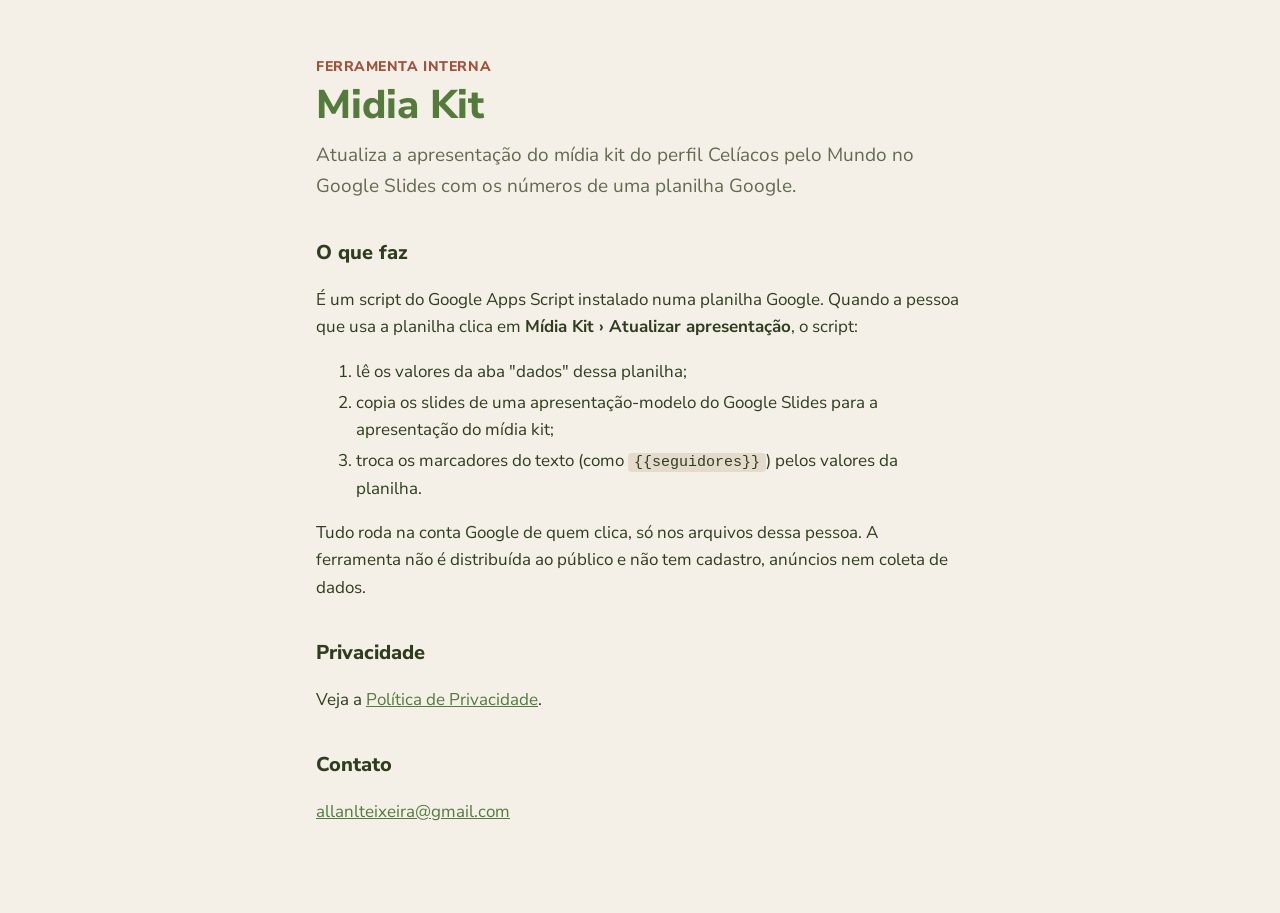
<file: index.html>
<!doctype html>
<html lang="pt-BR">
<head>
<meta charset="utf-8">
<meta name="viewport" content="width=device-width, initial-scale=1">
<title>Midia Kit · atualização de números</title>
<meta name="description" content="Ferramenta interna que atualiza a apresentação do mídia kit com os números de uma planilha Google.">
<link rel="preconnect" href="https://fonts.googleapis.com">
<link rel="preconnect" href="https://fonts.gstatic.com" crossorigin>
<link href="https://fonts.googleapis.com/css2?family=Nunito+Sans:wght@400;700;800&display=swap" rel="stylesheet">
<link rel="stylesheet" href="estilo.css">
</head>
<body>
<main>
  <p class="kicker">Ferramenta interna</p>
  <h1>Midia Kit</h1>
  <p class="lead">Atualiza a apresentação do mídia kit do perfil Celíacos pelo Mundo no Google Slides com os números de uma planilha Google.</p>

  <h2>O que faz</h2>
  <p>É um script do Google Apps Script instalado numa planilha Google. Quando a pessoa que usa a planilha clica em <strong>Mídia Kit › Atualizar apresentação</strong>, o script:</p>
  <ol>
    <li>lê os valores da aba "dados" dessa planilha;</li>
    <li>copia os slides de uma apresentação-modelo do Google Slides para a apresentação do mídia kit;</li>
    <li>troca os marcadores do texto (como <code>{{seguidores}}</code>) pelos valores da planilha.</li>
  </ol>
  <p>Tudo roda na conta Google de quem clica, só nos arquivos dessa pessoa. A ferramenta não é distribuída ao público e não tem cadastro, anúncios nem coleta de dados.</p>

  <h2>Privacidade</h2>
  <p>Veja a <a href="privacidade.html">Política de Privacidade</a>.</p>

  <h2>Contato</h2>
  <p><a href="mailto:allanlteixeira@gmail.com">allanlteixeira@gmail.com</a></p>
</main>
</body>
</html>
</file>
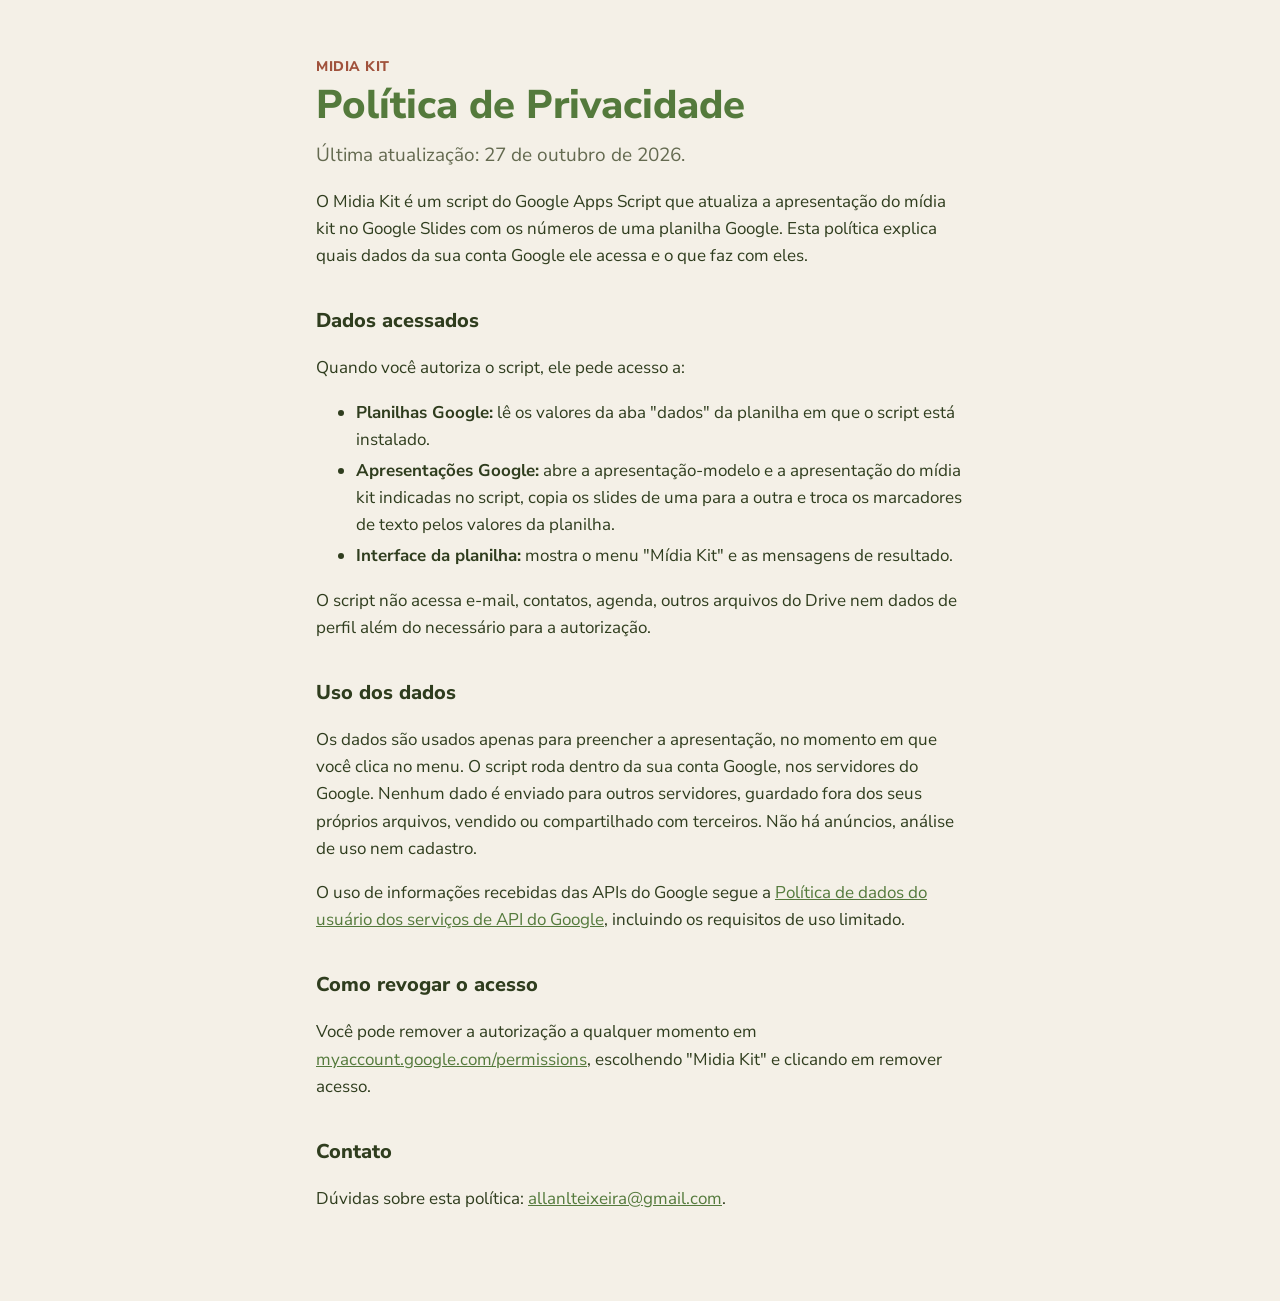
<file: privacidade.html>
<!doctype html>
<html lang="pt-BR">
<head>
<meta charset="utf-8">
<meta name="viewport" content="width=device-width, initial-scale=1">
<title>Midia Kit · Política de Privacidade</title>
<meta name="description" content="Política de Privacidade da ferramenta Midia Kit.">
<link rel="preconnect" href="https://fonts.googleapis.com">
<link rel="preconnect" href="https://fonts.gstatic.com" crossorigin>
<link href="https://fonts.googleapis.com/css2?family=Nunito+Sans:wght@400;700;800&display=swap" rel="stylesheet">
<link rel="stylesheet" href="estilo.css">
</head>
<body>
<main>
  <p class="kicker"><a href="./">Midia Kit</a></p>
  <h1>Política de Privacidade</h1>
  <p class="lead">Última atualização: 27 de outubro de 2026.</p>

  <p>O Midia Kit é um script do Google Apps Script que atualiza a apresentação do mídia kit no Google Slides com os números de uma planilha Google. Esta política explica quais dados da sua conta Google ele acessa e o que faz com eles.</p>

  <h2>Dados acessados</h2>
  <p>Quando você autoriza o script, ele pede acesso a:</p>
  <ul>
    <li><strong>Planilhas Google:</strong> lê os valores da aba "dados" da planilha em que o script está instalado.</li>
    <li><strong>Apresentações Google:</strong> abre a apresentação-modelo e a apresentação do mídia kit indicadas no script, copia os slides de uma para a outra e troca os marcadores de texto pelos valores da planilha.</li>
    <li><strong>Interface da planilha:</strong> mostra o menu "Mídia Kit" e as mensagens de resultado.</li>
  </ul>
  <p>O script não acessa e-mail, contatos, agenda, outros arquivos do Drive nem dados de perfil além do necessário para a autorização.</p>

  <h2>Uso dos dados</h2>
  <p>Os dados são usados apenas para preencher a apresentação, no momento em que você clica no menu. O script roda dentro da sua conta Google, nos servidores do Google. Nenhum dado é enviado para outros servidores, guardado fora dos seus próprios arquivos, vendido ou compartilhado com terceiros. Não há anúncios, análise de uso nem cadastro.</p>
  <p>O uso de informações recebidas das APIs do Google segue a <a href="https://developers.google.com/terms/api-services-user-data-policy">Política de dados do usuário dos serviços de API do Google</a>, incluindo os requisitos de uso limitado.</p>

  <h2>Como revogar o acesso</h2>
  <p>Você pode remover a autorização a qualquer momento em <a href="https://myaccount.google.com/permissions">myaccount.google.com/permissions</a>, escolhendo "Midia Kit" e clicando em remover acesso.</p>

  <h2>Contato</h2>
  <p>Dúvidas sobre esta política: <a href="mailto:allanlteixeira@gmail.com">allanlteixeira@gmail.com</a>.</p>
</main>
</body>
</html>
</file>
<file: estilo.css>
:root {
  --paper: #F4F0E7;
  --ink: #2F3D1E;
  --verde: #547A3C;
  --terra: #A0523C;
  --oliva: #646A50;
}
* { box-sizing: border-box; }
body {
  margin: 0;
  background: var(--paper);
  color: var(--ink);
  font: 400 17px/1.6 'Nunito Sans', system-ui, sans-serif;
}
main { max-width: 680px; margin: 0 auto; padding: 56px 16px 72px; }
.kicker { margin: 0 0 4px; color: var(--terra); font-weight: 800; text-transform: uppercase; letter-spacing: .04em; font-size: 14px; }
.kicker a { color: inherit; text-decoration: none; }
h1 { margin: 0 0 12px; color: var(--verde); font-weight: 800; font-size: 40px; line-height: 1.15; }
h2 { margin: 36px 0 8px; font-weight: 800; font-size: 20px; }
.lead { margin: 0 0 8px; color: var(--oliva); font-size: 19px; }
a { color: var(--verde); }
code { background: #E4DBCC; padding: 1px 6px; border-radius: 4px; font-size: 15px; }
li { margin: 4px 0; }
</file>
